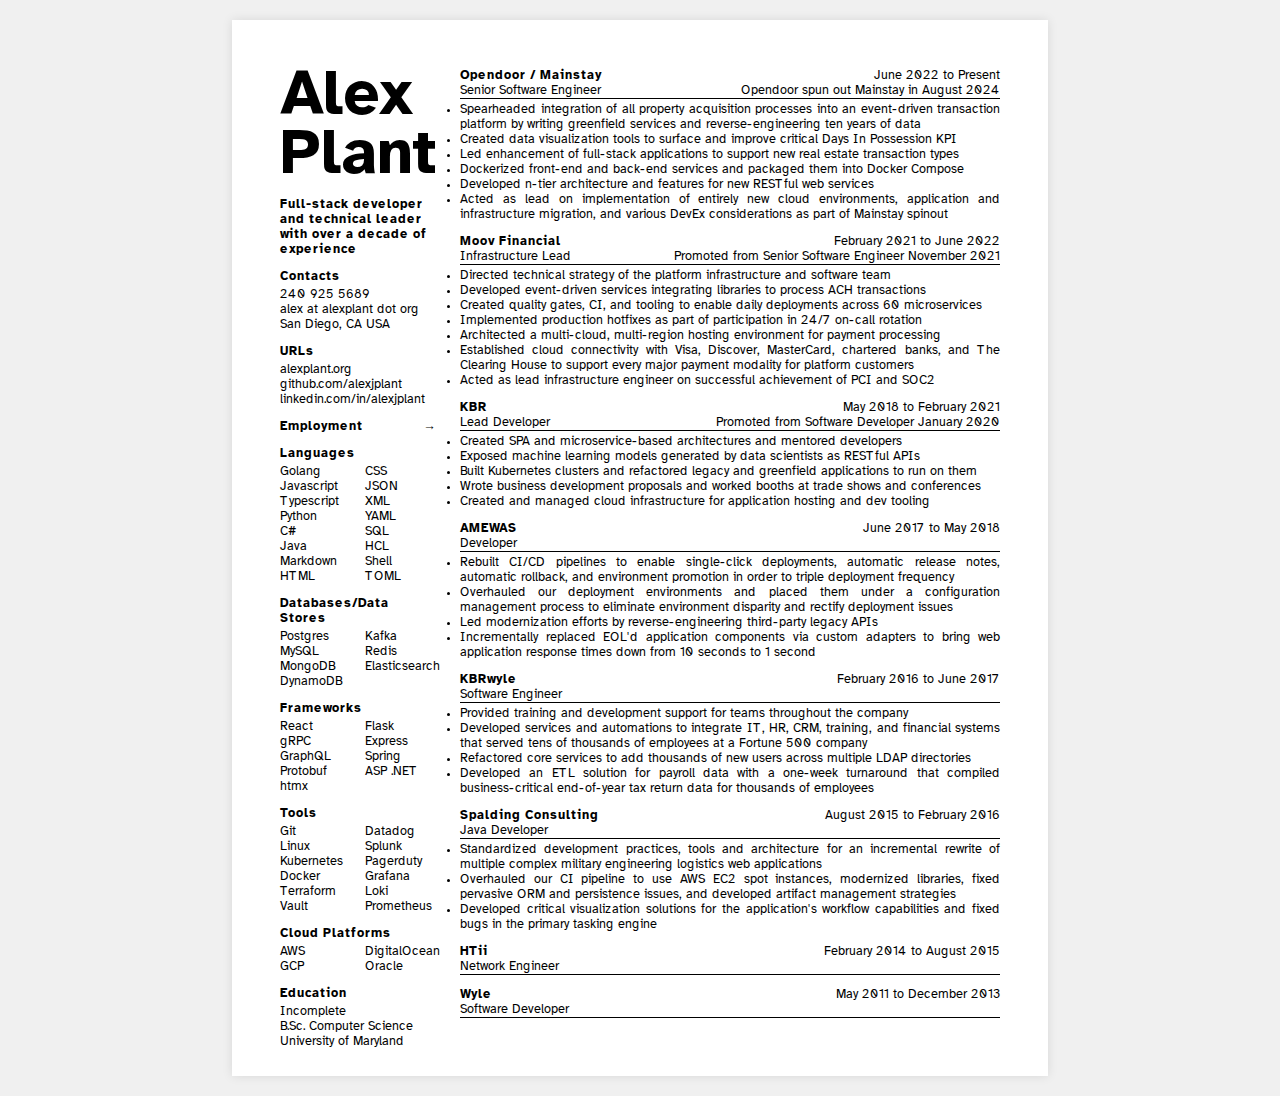
<file: resume/index.html>
<!DOCTYPE html>
<html lang="en">

<head>
    <meta charset="UTF-8">
    <meta name="viewport" content="width=device-width, initial-scale=1.0">
    <title>Alex Plant Resume</title>
    <link rel="stylesheet" href="style.css">
</head>

<body>
    <div class="page-container">
        <div class="content">
            <div class="left-column">
                <div class="header-block">
                    <span class="name">Alex Plant</span>
                </div>
                <div class="header-block">
                    <span class="byline">Full-stack developer and technical leader with over a decade of experience</span>
                </div>

                <div class="skills-block">
                    <div class="skills-title">Contacts</div>
                    <ul>240 925 5689</ul>
                    <ul>alex at alexplant dot org</ul>
                    <ul>San Diego, CA USA</ul>
                </div>

                <div class="skills-block">
                    <div class="skills-title">URLs</div>
                    <ul><a href="https://alexplant.org">alexplant.org</a></ul>
                    <ul><a href="https://github.com/alexjplant">github.com/alexjplant</a></ul>
                    <ul><a href="https://www.linkedin.com/in/alexjplant">linkedin.com/in/alexjplant</a></ul>
                </div>

                <div class="skills-block">
                    <div class="skills-title" style="columns: 2">
                        <div>Employment</div>
                        <div style="text-align: right;">→</div>
                    </div>
                </div>
                
                <div class="skills-block">
                    <div class="skills-title">Languages</div>
                    <ul class="skills-2-col">
                        <li>Golang</li>
                        <li>Javascript</li>
                        <li>Typescript</li>
                        <li>Python</li>
                        <li>C#</li>
                        <li>Java</li>
                        <li>Markdown</li>
                        <li>HTML</li>
                        <li>CSS</li>
                        <li>JSON</li>
                        <li>XML</li>
                        <li>YAML</li>
                        <li>SQL</li>
                        <li>HCL</li>
                        <li>Shell</li>
                        <li>TOML</li>
                    </ul>
                </div>

                <div class="skills-block">
                    <div class="skills-title">Databases/Data Stores</div>
                    <ul class="skills-2-col">
                        <li>Postgres</li>
                        <li>MySQL</li>
                        <li>MongoDB</li>
                        <li>DynamoDB</li>
                        <li>Kafka</li>
                        <li>Redis</li>
                        <li>Elasticsearch</li>
                    </ul>
                </div>

                <div class="skills-block">
                    <div class="skills-title">Frameworks</div>
                    <ul class="skills-2-col">
                        <li>React</li>
                        <li>gRPC</li>
                        <li>GraphQL</li>
                        <li>Protobuf</li>
                        <li>htmx</li>
                        <li>Flask</li>
                        <li>Express</li>
                        <li>Spring</li>
                        <li>ASP .NET</li>
                    </ul>
                </div>

                <div class="skills-block">
                    <div class="skills-title">Tools</div>
                    <ul class="skills-2-col">
                        <li>Git</li>
                        <li>Linux</li>
                        <li>Kubernetes</li>
                        <li>Docker</li>
                        <li>Terraform</li>
                        <li>Vault</li>
                        <li>Datadog</li>
                        <li>Splunk</li>
                        <li>Pagerduty</li>
                        <li>Grafana</li>
                        <li>Loki</li>
                        <li>Prometheus</li>
                    </ul>
                </div>
                <div class="skills-block">
                    <div class="skills-title">Cloud Platforms</div>
                    <ul class="skills-2-col">
                        <li>AWS</li>
                        <li>GCP</li>
                        <li>DigitalOcean</li>
                        <li>Oracle</li>
                    </ul>
                </div>

                <div class="skills-block">
                    <div class="skills-title">Education</div>
                    <ul class="skills">
                        Incomplete <br>
                        B.Sc. Computer Science<br>
                        University of Maryland
                    </ul>
                </div>
            </div>
            <div class="right-column">
                <div class="job">
                    <div class="job-header">
                        <div class="job-header-row">
                            <span class="job-header-company">Opendoor / Mainstay</span>
                            <span class="job-header-date">June 2022 to Present</span>
                        </div>
                        <div class="job-header-row">
                            <span class="job-header-title">Senior Software Engineer</span>
                            <span class="job-header-note">Opendoor spun out Mainstay in August 2024</span>
                        </div>
                    </div>
                    <div class="job-body">
                        <ul>
                            <li>Spearheaded integration of all property acquisition processes into an event-driven
                                transaction platform by writing greenfield services and reverse-engineering ten years of
                                data</li>
                            <li>Created data visualization tools to surface and improve critical Days In Possession KPI
                            </li>
                            <li>Led enhancement of full-stack applications to support new real estate transaction types
                            </li>
                            <li>Dockerized front-end and back-end services and packaged them into Docker Compose</li>
                            <li>Developed n-tier architecture and features for new RESTful web services</li>
                            <li>Acted as lead on implementation of entirely new cloud environments, application and
                                infrastructure migration, and various DevEx considerations as part of Mainstay spinout
                            </li>
                        </ul>
                    </div>
                </div>
                <div class="job">
                    <div class="job-header">
                        <div class="job-header-row">
                            <span class="job-header-company">Moov Financial</span>
                            <span class="job-header-date">February 2021 to June 2022</span>
                        </div>
                        <div class="job-header-row">
                            <span class="job-header-title">Infrastructure Lead</span>
                            <span class="job-header-note">Promoted from Senior Software Engineer November
                                2021</span>
                        </div>
                    </div>
                    <ul>
                        <li>Directed technical strategy of the platform infrastructure and software team
                        </li>
                        <li>Developed event-driven services integrating libraries to process ACH transactions</li>
                        <li>Created quality gates, CI, and tooling to enable daily deployments across 60 microservices
                        </li>
                        <li>Implemented production hotfixes as part of participation in 24/7 on-call rotation</li>
                        <li>Architected a multi-cloud, multi-region hosting environment for payment
                            processing</li>
                        <li>Established cloud connectivity with Visa, Discover, MasterCard, chartered banks, and
                            The Clearing House to support every major payment modality for platform customers</li>
                        <li>Acted as lead infrastructure engineer on successful achievement of PCI and SOC2</li>
                    </ul>
                </div>
                <div class="job">
                    <div class="job-header">
                        <div class="job-header-row">
                            <span class="job-header-company">KBR</span>
                            <span class="job-header-date">May 2018 to February 2021</span>
                        </div>
                        <div class="job-header-row">
                            <span class="job-header-title">Lead Developer</span>
                            <span class="job-header-note">Promoted from Software Developer January 2020</span>
                        </div>
                    </div>
                    <ul>
                        <li>Created SPA and microservice-based architectures and mentored developers</li>
                        <li>Exposed machine learning models generated by data scientists as RESTful APIs</li>
                        <li>Built Kubernetes clusters and refactored legacy and greenfield applications to run on them
                        </li>
                        <li>Wrote business development proposals and worked booths at trade shows and conferences</li>
                        <li>Created and managed cloud infrastructure for application hosting and dev tooling</li>
                    </ul>
                </div>
                <div class="job">
                    <div class="job-header">
                        <div class="job-header-row">
                            <span class="job-header-company">AMEWAS</span>
                            <span class="job-header-date">June 2017 to May 2018</span>
                        </div>
                        <div class="job-header-row">
                            <span class="job-header-title">Developer</span>
                        </div>
                    </div>
                    <ul>
                        <li>Rebuilt CI/CD pipelines to enable single-click deployments, automatic release notes,
                            automatic rollback, and environment promotion in order to triple deployment frequency
                        </li>
                        <li>Overhauled our deployment environments and placed them under a configuration management
                            process to eliminate environment disparity and rectify deployment issues</li>
                        <li>Led modernization efforts by reverse-engineering third-party legacy APIs</li>
                        <li>Incrementally replaced EOL'd application components via custom adapters to bring
                            web application response times down from 10 seconds to 1 second</li>
                    </ul>
                </div>
                <div class="job">
                    <div class="job-header">
                        <div class="job-header-row">
                            <span class="job-header-company">KBRwyle</span>
                            <span class="job-header-date">February 2016 to June 2017</span>
                        </div>
                        <div class="job-header-row">
                            <span class="job-header-title">Software Engineer</span>
                        </div>
                    </div>
                    <ul>
                        <li>Provided training and development support for teams throughout the company</li>
                        <li>Developed services and automations to integrate IT, HR, CRM, training, and financial 
                            systems that served tens of thousands of employees at a Fortune 500 company</li>
                        <li>Refactored core services to add thousands of new users across multiple LDAP
                            directories</li>
                        <li>Developed an ETL solution for payroll data with a one-week turnaround that compiled
                            business-critical end-of-year tax return data for thousands of employees</li>
                    </ul>
                </div>
                <div class="job">
                    <div class="job-header">
                        <div class="job-header-row">
                            <span class="job-header-company">Spalding Consulting</span>
                            <span class="job-header-date">August 2015 to February 2016</span>
                        </div>
                        <div class="job-header-row">
                            <span class="job-header-title">Java Developer</span>
                        </div>
                    </div>
                    <ul>
                        <li>Standardized development practices, tools and architecture for an incremental
                            rewrite of
                            multiple complex military engineering logistics web applications</li>
                        <li>Overhauled our CI pipeline to use AWS EC2 spot instances, modernized libraries,
                            fixed
                            pervasive ORM and persistence issues, and developed artifact management strategies
                        </li>
                        <li>Developed critical visualization solutions for the application's workflow
                            capabilities
                            and
                            fixed bugs in the primary tasking engine</li>
                    </ul>
                </div>
                <div class="job">
                    <div class="job-header">
                        <div class="job-header-row">
                            <span class="job-header-company">HTii</span>
                            <span class="job-header-date">February 2014 to August 2015</span>
                        </div>
                        <div class="job-header-row">
                            <span class="job-header-title">Network Engineer</span>
                        </div>
                    </div>
                </div>
                <div class="job">
                    <div class="job-header">
                        <div class="job-header-row">
                            <span class="job-header-company">Wyle</span>
                            <span class="job-header-date">May 2011 to December 2013</span>
                        </div>
                        <div class="job-header-row">
                            <span class="job-header-title">Software Developer</span>
                        </div>
                    </div>
                </div>
            </div>
        </div>
</body>

</html>
</file>
<file: resume/style.css>
/* Reset default styles */
* {
  margin: 0;
  padding: 0;
  box-sizing: border-box;
}

/* Font faces */
@font-face {
  font-family: 'Atkinson';
  src: url('atkinson.woff2') format('woff2');
  font-weight: normal;
  font-style: normal;
}
@font-face {
  font-family: 'Atkinson';
  src: url('atkinson-bold.woff2') format('woff2');
  font-weight: bold;
  font-style: normal;
}

/* Body styles */
body {
  font-family: 'Atkinson', sans-serif;
  font-size: 9.5pt; /* Use points for more accurate sizing */
  background-color: #f0f0f0; /* Light gray background to show page boundaries */
}

/* Page container */
.page-container {
  width: 8.5in;
  height: 11in;
  margin: 20px auto;
  background-color: white;
  box-shadow: 0 0 10px rgba(0,0,0,0.1);
}

/* Content area */
.content {
  width: 100%; /* Full width of page-container */
  height: 100%; /* Full height of page-container */
  padding: 0.5in;
  display: flex;
}

/* Column styles */
.left-column {
  width: 1.75in;
  padding-right: .125in;
}

.right-column {
  flex-grow: 1;
  padding-left: .125in;
}

a {
  text-decoration: none;
  color: black;
}

a:visited {
  text-decoration: none;
  color: black;
}

.name {
  font-size: 48pt;
  font-weight: bold;
  line-height: 44pt;
}

.byline {
  font-size: 9.5pt;
  font-weight: bold;
  text-align: justify;
}

.header-block {
  margin-bottom: .125in;
}

.skills-title {
  font-weight: bold;
  margin-bottom: .03125in;
}

.skills-block {
  margin-bottom: .125in;
}

.skills {
  list-style-type: none;
}

.skills-2-col {
  list-style-type: none;
  column-count: 2;
}

ul {
  text-align: justify;
}

.dir-block {
  border: 1px solid black;
}

.job {
  margin-bottom: 0.125in;
}

.job-header {
  border-bottom: 1px solid black;
  margin-bottom: .03125in;
}

.job-header-row::after {
  content: "";
  display: table;
  clear: both;
}

.job-header-company {
  font-weight: bold;
  float: left;
}

.job-header-date {
  float: right;
}

.job-header-title {
  float: left;
}

.job-header-note {
  float: right;
}

/* Print styles */
@media print {
  @page {
      size: letter;
      margin: 0;
  }

  body {
      margin: 0;
      padding: 0;
      background-color: white;
  }

  .page-container {
      width: 8.5in;
      height: 11in;
      margin: 0;
      box-shadow: none;
      page-break-after: always;
  }

  .content {
      width: 100%;
      height: 100%;
      padding: 0.5in;
  }
}
</file>
